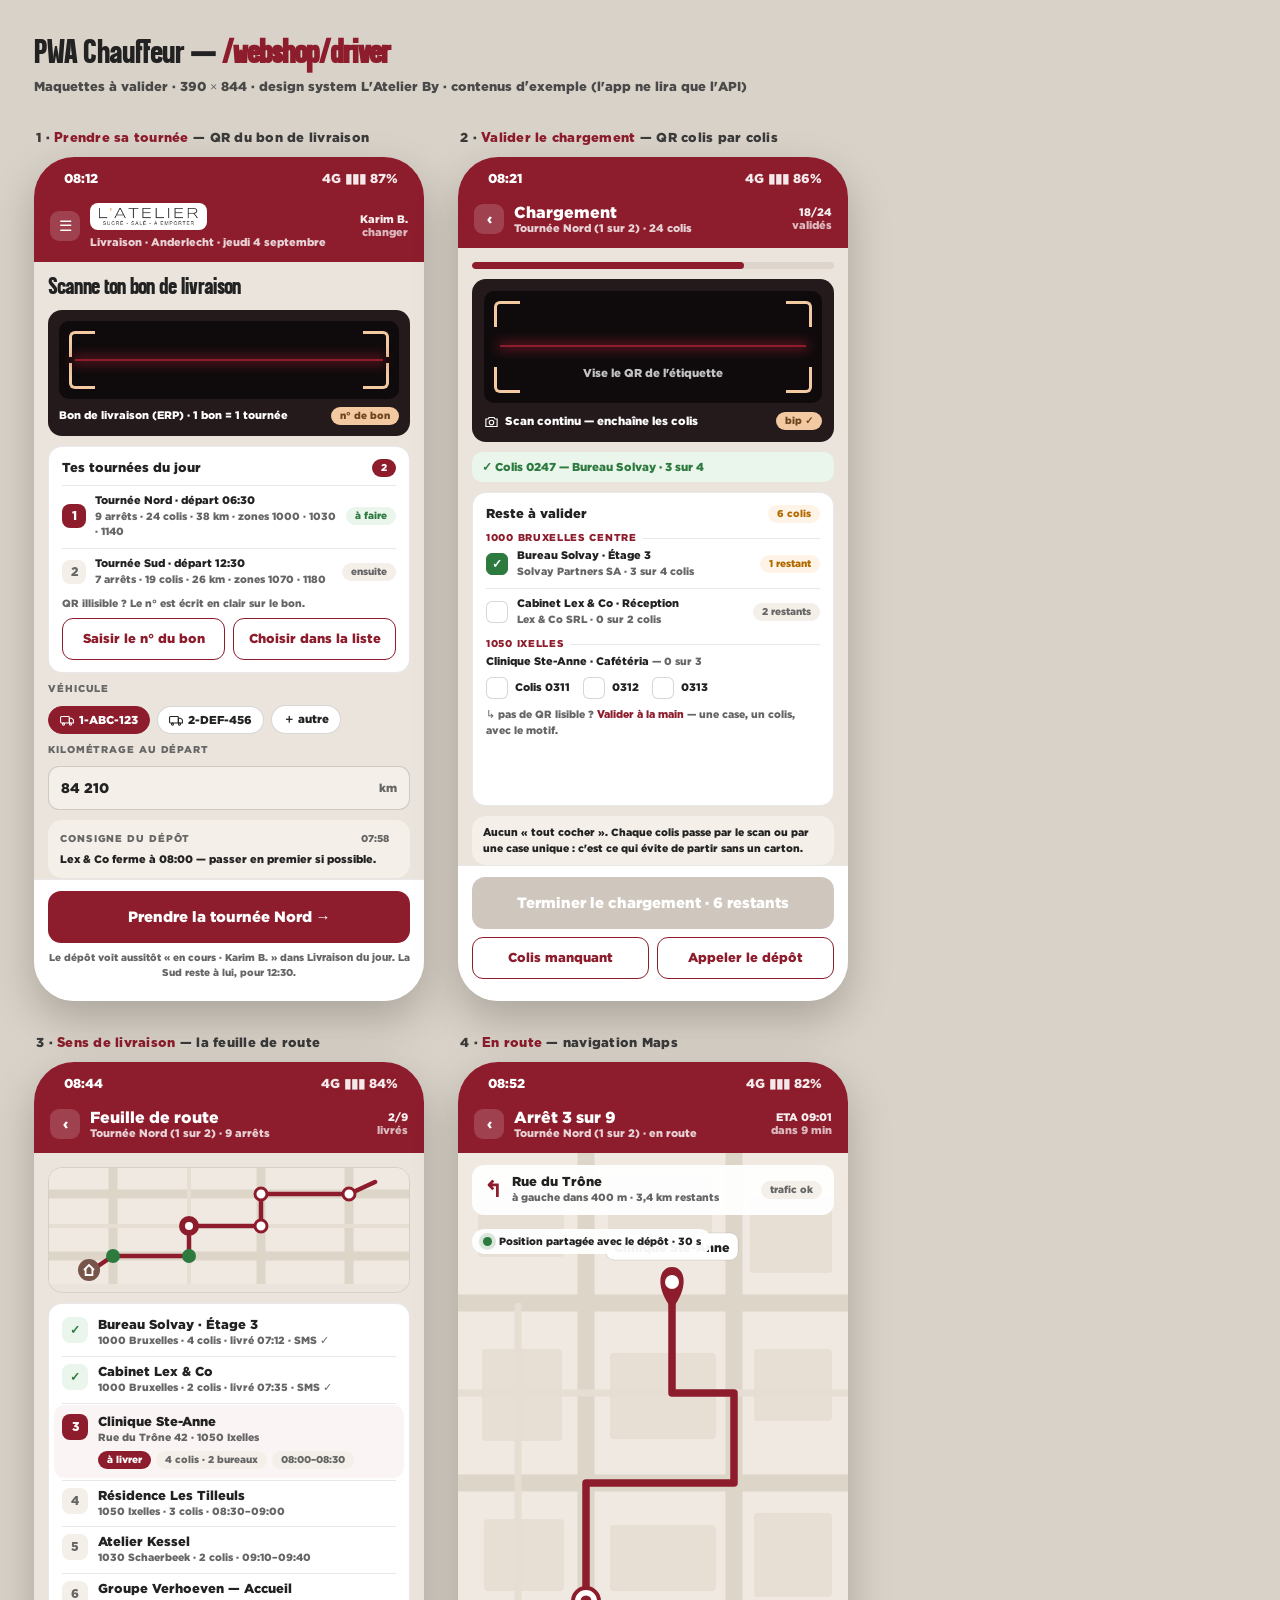
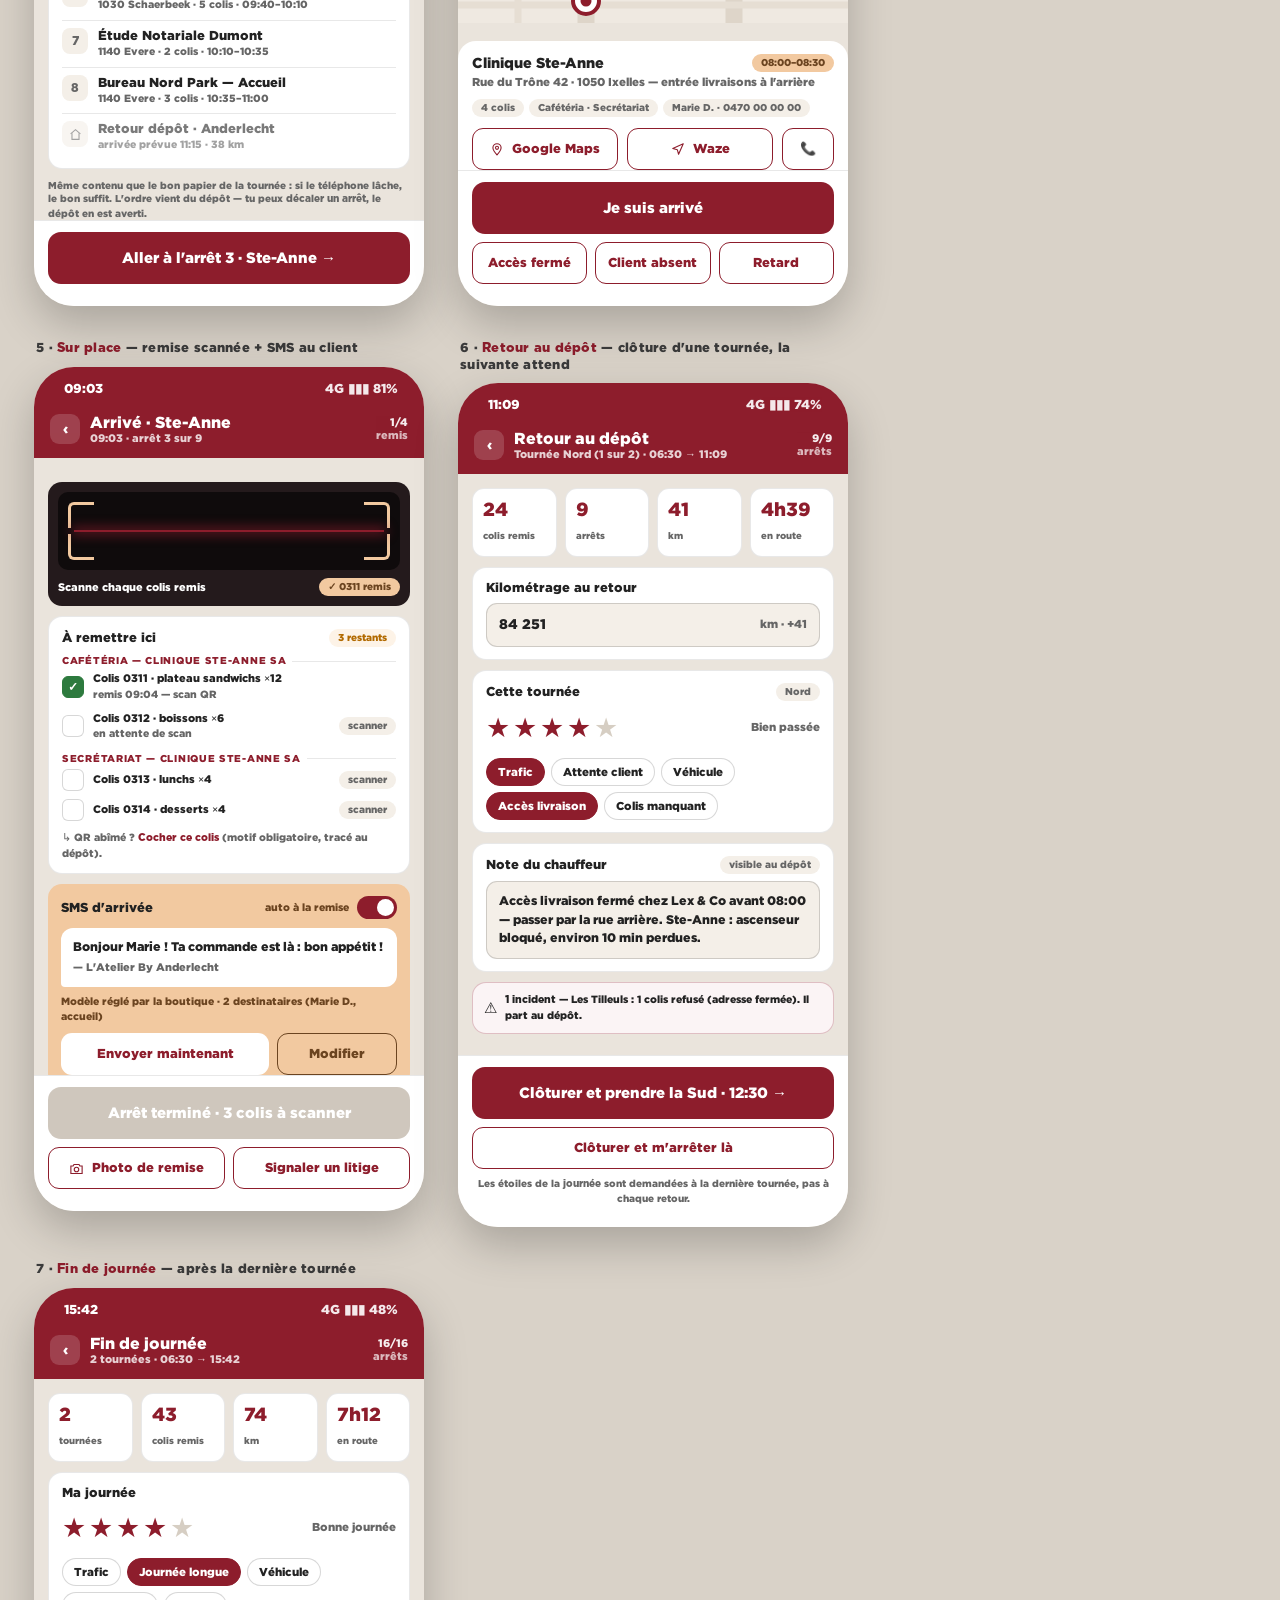
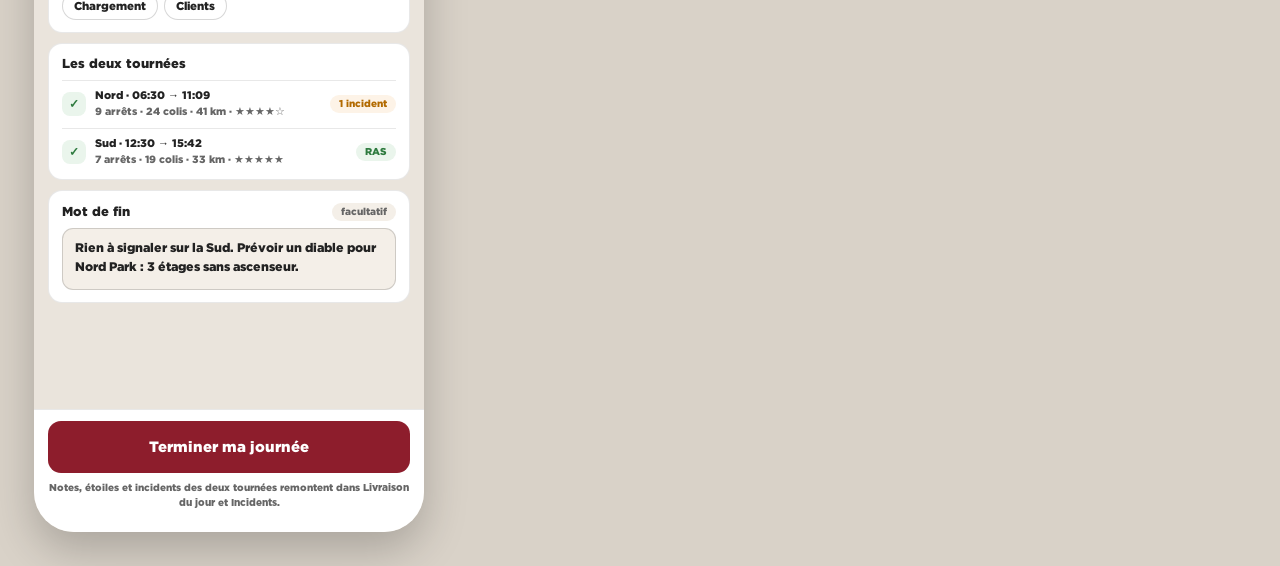
<file: docs/driver-pwa/mock.html>
<!doctype html>
<html lang="fr">
<head>
<meta charset="utf-8">
<title>PWA Chauffeur — maquettes</title>
<link rel="stylesheet" href="../../_ds/l-atelier-by-8504a4e3-7796-44da-b087-3fbd9dcb8dcd/global.css">
<style>
  html,body{background:#d9d2c8;margin:0;font-family:var(--font-ui)}
  .board{padding:34px;display:flex;flex-wrap:wrap;gap:34px;justify-content:flex-start}
  .slot{width:390px}
  .slot h2{font:600 13px var(--font-ui);color:#3b3b3b;margin:0 0 10px 2px;letter-spacing:.02em}
  .slot h2 b{color:var(--color-primary)}
  .boardhead{padding:34px 34px 0;font:400 13px var(--font-ui);color:#4a4a4a}
  .boardhead .t{font:400 30px var(--font-display);color:var(--color-text)}

  /* ── téléphone ───────────────────────────────────────────── */
  .phone{width:390px;height:844px;background:var(--color-bg);border-radius:40px;overflow:hidden;
         box-shadow:0 18px 44px rgba(0,0,0,.22);position:relative;display:flex;flex-direction:column}
  .sb{height:44px;flex:none;display:flex;align-items:center;justify-content:space-between;
      padding:0 26px 0 30px;font:600 13px var(--font-ui);color:#fff;background:var(--color-primary)}
  .sb .r{display:flex;align-items:center;gap:5px;opacity:.9}
  .bar{flex:none;background:var(--color-primary);color:#fff;padding:2px 16px 13px;display:flex;align-items:center;gap:10px}
  .bar .back{width:30px;height:30px;border-radius:9px;background:rgba(255,255,255,.16);display:flex;align-items:center;justify-content:center;font-size:15px;flex:none}
  .bar .ttl{font:600 16px var(--font-ui);line-height:1.15}
  .bar .sub{font:400 11px var(--font-ui);opacity:.8;margin-top:1px}
  .bar .rt{margin-left:auto;text-align:right;font:600 11px var(--font-ui);opacity:.92}
  .body{flex:1;overflow:hidden;padding:14px 14px 0;display:flex;flex-direction:column;gap:10px}
  .foot{flex:none;background:var(--color-surface);border-top:.5px solid var(--color-border-tertiary);
        padding:11px 14px 22px;display:flex;flex-direction:column;gap:8px}

  /* ── briques ─────────────────────────────────────────────── */
  .card{background:var(--color-surface);border-radius:14px;padding:12px 13px;border:.5px solid var(--color-border-tertiary)}
  .card.sel{border:2px solid var(--color-primary);padding:11px 12px}
  .card.mut{opacity:.55}
  .lbl{font:600 10px var(--font-ui);letter-spacing:.09em;text-transform:uppercase;color:var(--color-text-muted)}
  .h1{font:400 25px/1.15 var(--font-display);color:var(--color-text)}
  .h2{font:600 14.5px var(--font-ui);color:var(--color-text)}
  .h3{font:600 13px var(--font-ui);color:var(--color-text)}
  .p{font:400 11.5px/1.45 var(--font-ui);color:var(--color-text-muted)}
  .pin{font:400 11px/1.45 var(--font-ui);color:var(--color-text)}
  .row{display:flex;align-items:center;gap:8px}
  .btn{height:52px;border-radius:13px;background:var(--color-primary);color:#fff;border:none;
       font:600 15px var(--font-ui);display:flex;align-items:center;justify-content:center;gap:8px;width:100%}
  .btn.gh{background:var(--color-surface);color:var(--color-primary);border:1.5px solid var(--color-primary)}
  .btn.off{background:#cfc7bd;color:#fff}
  .btn.sm{height:42px;font-size:13px;border-radius:11px}
  .pill{display:inline-flex;align-items:center;gap:4px;padding:3px 9px;border-radius:999px;font:600 10px var(--font-ui)}
  .pill.ok{background:#eaf5ec;color:#2d7a3e}
  .pill.wait{background:#fdf3e7;color:#b26a00}
  .pill.grey{background:var(--color-background-secondary);color:var(--color-text-muted)}
  .pill.ruby{background:var(--color-primary);color:#fff}
  .pill.abr{background:var(--color-secondary);color:var(--color-on-abricot)}
  .chip{display:inline-flex;align-items:center;gap:5px;padding:6px 11px;border-radius:999px;
        font:600 11.5px var(--font-ui);background:var(--color-surface);color:var(--color-text);
        border:.5px solid var(--color-border-secondary)}
  .chip.on{background:var(--color-primary);color:#fff;border-color:var(--color-primary)}
  .chip.abr{background:var(--color-secondary);color:var(--color-on-abricot);border-color:#e2b283}
  .bar-p{height:7px;border-radius:999px;background:#ddd5cb;overflow:hidden}
  .bar-p i{display:block;height:100%;background:var(--color-primary);border-radius:999px}
  .field{height:44px;border-radius:11px;background:var(--color-background-secondary);
         border:.5px solid var(--color-border-secondary);display:flex;align-items:center;
         padding:0 12px;font:600 14px var(--font-ui);color:var(--color-text)}
  .box{width:22px;height:22px;border-radius:6px;border:1.5px solid var(--color-border-secondary);
       background:var(--color-surface);flex:none;display:flex;align-items:center;justify-content:center;
       font:700 12px var(--font-ui);color:#fff}
  .box.done{background:#2d7a3e;border-color:#2d7a3e}
  .sep{height:.5px;background:var(--color-border-tertiary);margin:8px 0}
  .note{font:400 10px/1.35 var(--font-ui);color:var(--color-text-muted);text-align:center}
  .zone{font:600 10px var(--font-ui);letter-spacing:.07em;text-transform:uppercase;color:var(--color-primary);
        display:flex;align-items:center;gap:6px;margin:2px 0 4px}
  .zone i{flex:1;height:.5px;background:var(--color-border-tertiary);display:block}
  .scan{border-radius:14px;background:#241a1c;padding:12px;position:relative;overflow:hidden;flex:none}
  .vf{height:112px;border-radius:10px;background:#0f0b0c;position:relative;display:flex;align-items:center;justify-content:center}
  .vf .c{position:absolute;width:26px;height:26px;border:3px solid var(--color-secondary)}
  .vf .c1{top:10px;left:10px;border-right:0;border-bottom:0;border-radius:6px 0 0 0}
  .vf .c2{top:10px;right:10px;border-left:0;border-bottom:0;border-radius:0 6px 0 0}
  .vf .c3{bottom:10px;left:10px;border-right:0;border-top:0;border-radius:0 0 0 6px}
  .vf .c4{bottom:10px;right:10px;border-left:0;border-top:0;border-radius:0 0 6px 0}
  .vf .laser{position:absolute;left:16px;right:16px;height:2px;background:var(--color-primary);box-shadow:0 0 12px 2px rgba(141,29,44,.9)}
  .toast{background:#eaf5ec;color:#2d7a3e;border-radius:10px;padding:8px 10px;font:600 11.5px var(--font-ui);display:flex;align-items:center;gap:7px}
  .stop{display:flex;gap:10px;align-items:flex-start;padding:7.5px 0}
  .num{width:26px;height:26px;border-radius:8px;flex:none;display:flex;align-items:center;justify-content:center;
       font:700 12px var(--font-ui);background:var(--color-background-secondary);color:var(--color-text-muted)}
  .num.done{background:#eaf5ec;color:#2d7a3e}
  .num.now{background:var(--color-primary);color:#fff}
  .sms{background:var(--color-secondary);border-radius:14px;padding:12px 13px}
  .bub{background:#fff;border-radius:12px 12px 12px 4px;padding:10px 12px;font:400 12.5px/1.5 var(--font-ui);color:var(--color-text)}
  .star{font-size:27px;letter-spacing:3px}
  .kpi{flex:1;background:var(--color-surface);border-radius:12px;padding:9px 10px;border:.5px solid var(--color-border-tertiary)}
  .kpi b{display:block;font:600 19px var(--font-ui);color:var(--color-primary);line-height:1.2}
  .kpi span{font:400 9.5px var(--font-ui);color:var(--color-text-muted)}
  .ta{background:var(--color-background-secondary);border:.5px solid var(--color-border-secondary);
      border-radius:11px;padding:10px 12px;font:400 12.5px/1.5 var(--font-ui);color:var(--color-text);min-height:88px}
  .switch{width:40px;height:23px;border-radius:999px;background:var(--color-primary);position:relative;flex:none}
  .switch i{position:absolute;top:3px;right:3px;width:17px;height:17px;border-radius:50%;background:#fff;display:block}
</style>
</head>
<body>
<div class="boardhead">
  <div class="t">PWA Chauffeur — <b style="color:var(--color-primary)">/webshop/driver</b></div>
  <div style="margin-top:4px">Maquettes à valider · 390 × 844 · design system L'Atelier By · <b>contenus d'exemple</b> (l'app ne lira que l'API)</div>
</div>
<div class="board">

<!-- ════════ 1 · PRENDRE SA TOURNÉE (QR DU BON DE LIVRAISON) ════════ -->
<div class="slot"><h2>1 · <b>Prendre sa tournée</b> — QR du bon de livraison</h2>
<div class="phone" id="s1">
  <div class="sb"><span>08:12</span><span class="r">4G ▮▮▮ 87%</span></div>
  <div class="bar">
    <div class="back">☰</div>
    <div><div style="background:#fff;border-radius:8px;padding:5px 9px;display:inline-flex"><img src="../../img/logo.png" alt="L'Atelier" style="height:17px;width:auto;display:block"/></div>
      <div class="sub" style="margin-top:3px">Livraison · Anderlecht · jeudi 4 septembre</div></div>
    <div class="rt">Karim B.<br><span style="opacity:.75;font-weight:400">changer</span></div>
  </div>
  <div class="body">
    <div class="h1" style="font-size:21px">Scanne ton bon de livraison</div>

    <div class="scan" style="padding:11px">
      <div class="vf" style="height:78px">
        <span class="c c1"></span><span class="c c2"></span><span class="c c3"></span><span class="c c4"></span>
        <span class="laser" style="top:38px"></span>
      </div>
      <div style="font:600 11px var(--font-ui);color:#fff;margin-top:8px;display:flex;align-items:center;gap:6px">
        Bon de livraison (ERP) · 1 bon = 1 tournée <span class="pill abr" style="margin-left:auto">n° de bon</span>
      </div>
    </div>

    <div class="card">
      <div class="row"><div class="h3">Tes tournées du jour</div><span class="pill ruby" style="margin-left:auto">2</span></div>
      <div class="sep"></div>
      <div class="row" style="gap:9px">
        <div class="num now" style="width:24px;height:24px">1</div>
        <div style="flex:1"><div class="pin" style="font-weight:600">Tournée Nord · départ 06:30</div>
          <div class="p" style="font-size:10.5px">9 arrêts · 24 colis · 38 km · zones 1000 · 1030 · 1140</div></div>
        <span class="pill ok">à faire</span>
      </div>
      <div class="sep"></div>
      <div class="row" style="gap:9px">
        <div class="num" style="width:24px;height:24px">2</div>
        <div style="flex:1"><div class="pin" style="font-weight:600">Tournée Sud · départ 12:30</div>
          <div class="p" style="font-size:10.5px">7 arrêts · 19 colis · 26 km · zones 1070 · 1180</div></div>
        <span class="pill grey">ensuite</span>
      </div>
      <div class="p" style="font-size:10.5px;margin-top:9px">QR illisible ? Le n° est écrit en clair sur le bon.</div>
      <div class="row" style="gap:8px;margin-top:7px">
        <div class="btn gh sm" style="flex:1">Saisir le n° du bon</div>
        <div class="btn gh sm" style="flex:1">Choisir dans la liste</div>
      </div>
    </div>

    <div class="lbl">Véhicule</div>
    <div class="row" style="gap:7px;flex-wrap:wrap">
      <span class="chip on"><svg width="14" height="14" viewBox="0 0 24 24" fill="none" stroke="currentColor" stroke-width="1.8"><rect x="1" y="6" width="15" height="11" rx="1.5"/><path d="M16 9h4l3 3v5h-7z"/><circle cx="6" cy="19" r="1.8"/><circle cx="18" cy="19" r="1.8"/></svg> 1-ABC-123</span><span class="chip"><svg width="14" height="14" viewBox="0 0 24 24" fill="none" stroke="currentColor" stroke-width="1.8"><rect x="1" y="6" width="15" height="11" rx="1.5"/><path d="M16 9h4l3 3v5h-7z"/><circle cx="6" cy="19" r="1.8"/><circle cx="18" cy="19" r="1.8"/></svg> 2-DEF-456</span><span class="chip">＋ autre</span>
    </div>

    <div class="lbl">Kilométrage au départ</div>
    <div class="field">84 210 <span class="p" style="margin-left:auto">km</span></div>

    <div class="card" style="background:var(--color-background-secondary);border:none;padding:10px 12px">
      <div class="row"><div class="lbl">Consigne du dépôt</div><span class="pill grey" style="margin-left:auto">07:58</span></div>
      <div class="pin" style="margin-top:4px">Lex &amp; Co ferme à 08:00 — passer en premier si possible.</div>
    </div>
  </div>
  <div class="foot">
    <div class="btn">Prendre la tournée Nord →</div>
    <div class="note">Le dépôt voit aussitôt « en cours · Karim B. » dans <b>Livraison du jour</b>. La Sud reste à lui, pour 12:30.</div>
  </div>
</div></div>

<!-- ════════ 2 · CHARGEMENT / VALIDATION QR ════════ -->
<div class="slot"><h2>2 · <b>Valider le chargement</b> — QR colis par colis</h2>
<div class="phone" id="s2">
  <div class="sb"><span>08:21</span><span class="r">4G ▮▮▮ 86%</span></div>
  <div class="bar">
    <div class="back">‹</div>
    <div><div class="ttl">Chargement</div><div class="sub">Tournée Nord (1 sur 2) · 24 colis</div></div>
    <div class="rt">18/24<br><span style="opacity:.75;font-weight:400">validés</span></div>
  </div>
  <div class="body">
    <div class="bar-p"><i style="width:75%"></i></div>

    <div class="scan">
      <div class="vf">
        <span class="c c1"></span><span class="c c2"></span><span class="c c3"></span><span class="c c4"></span>
        <span class="laser" style="top:54px"></span>
        <div style="font:600 11.5px var(--font-ui);color:#fff;opacity:.75;margin-top:52px">Vise le QR de l'étiquette</div>
      </div>
      <div style="font:600 11.5px var(--font-ui);color:#fff;margin-top:9px;display:flex;align-items:center;gap:6px">
        <svg width="15" height="15" viewBox="0 0 24 24" fill="none" stroke="currentColor" stroke-width="1.8"><path d="M3 8h3.5L8 5.5h8L17.5 8H21v12H3z"/><circle cx="12" cy="13.5" r="3.6"/></svg> Scan continu — enchaîne les colis
        <span class="pill abr" style="margin-left:auto">bip ✓</span>
      </div>
    </div>

    <div class="toast">✓ Colis 0247 — Bureau Solvay · 3 sur 4</div>

    <div class="card" style="flex:1;overflow:hidden">
      <div class="row"><div class="h3">Reste à valider</div><span class="pill wait" style="margin-left:auto">6 colis</span></div>

      <div class="zone" style="margin-top:9px">1000 Bruxelles Centre <i></i></div>
      <div class="row" style="gap:9px">
        <div class="box done">✓</div>
        <div style="flex:1"><div class="pin" style="font-weight:600">Bureau Solvay · Étage 3</div>
          <div class="p" style="font-size:10.5px">Solvay Partners SA · 3 sur 4 colis</div></div>
        <span class="pill wait">1 restant</span>
      </div>
      <div class="sep"></div>
      <div class="row" style="gap:9px">
        <div class="box"></div>
        <div style="flex:1"><div class="pin" style="font-weight:600">Cabinet Lex &amp; Co · Réception</div>
          <div class="p" style="font-size:10.5px">Lex &amp; Co SRL · 0 sur 2 colis</div></div>
        <span class="pill grey">2 restants</span>
      </div>

      <div class="zone" style="margin-top:11px">1050 Ixelles <i></i></div>
      <div class="pin" style="font-weight:600">Clinique Ste-Anne · Cafétéria <span class="p" style="font-size:10.5px">— 0 sur 3</span></div>
      <div class="row" style="gap:7px;margin-top:7px">
        <div class="box"></div><span class="pin">Colis 0311</span>
        <div class="box" style="margin-left:6px"></div><span class="pin">0312</span>
        <div class="box" style="margin-left:6px"></div><span class="pin">0313</span>
      </div>
      <div class="p" style="font-size:10.5px;margin-top:8px">↳ pas de QR lisible ? <b style="color:var(--color-primary)">Valider à la main</b> — une case, un colis, avec le motif.</div>
    </div>

    <div class="card" style="background:var(--color-background-secondary);border:none;padding:9px 11px">
      <div class="p" style="font-size:10.5px;color:var(--color-text)"><b>Aucun « tout cocher ».</b> Chaque colis passe par le scan ou par une case unique : c'est ce qui évite de partir sans un carton.</div>
    </div>
  </div>
  <div class="foot">
    <div class="btn off">Terminer le chargement · 6 restants</div>
    <div class="row" style="gap:8px"><div class="btn gh sm" style="flex:1">Colis manquant</div><div class="btn gh sm" style="flex:1">Appeler le dépôt</div></div>
  </div>
</div></div>

<!-- ════════ 3 · FEUILLE DE ROUTE ════════ -->
<div class="slot"><h2>3 · <b>Sens de livraison</b> — la feuille de route</h2>
<div class="phone" id="s3">
  <div class="sb"><span>08:44</span><span class="r">4G ▮▮▮ 84%</span></div>
  <div class="bar">
    <div class="back">‹</div>
    <div><div class="ttl">Feuille de route</div><div class="sub">Tournée Nord (1 sur 2) · 9 arrêts</div></div>
    <div class="rt">2/9<br><span style="opacity:.75;font-weight:400">livrés</span></div>
  </div>
  <div class="body">
    <div style="border-radius:14px;overflow:hidden;border:.5px solid var(--color-border-tertiary);flex:none">
      <svg width="362" height="116" viewBox="0 0 362 132" preserveAspectRatio="xMidYMid slice">
        <rect width="362" height="132" fill="#EFE9E1"/>
        <g stroke="#ded5c9" stroke-width="9" stroke-linecap="round">
          <path d="M-10 34 H372"/><path d="M-10 96 H372"/><path d="M64 -10 V142"/><path d="M212 -10 V142"/><path d="M300 -10 V142"/>
        </g>
        <g stroke="#e6ded3" stroke-width="4"><path d="M-10 66 H372"/><path d="M140 -10 V142"/></g>
        <path d="M40 112 L64 96 L140 96 L140 66 L212 66 L212 34 L300 34 L326 22" fill="none" stroke="#8D1D2C" stroke-width="4.5" stroke-linecap="round" stroke-dasharray="0"/>
        <g fill="#2d7a3e"><circle cx="64" cy="96" r="7"/><circle cx="140" cy="96" r="7"/></g>
        <circle cx="140" cy="66" r="10" fill="#8D1D2C"/><circle cx="140" cy="66" r="4" fill="#fff"/>
        <g fill="#fff" stroke="#8D1D2C" stroke-width="3"><circle cx="212" cy="66" r="6"/><circle cx="212" cy="34" r="6"/><circle cx="300" cy="34" r="6"/></g>
        <g transform="translate(40,110)"><circle r="11" fill="#78554B"/><path d="M-5 0 0 -5 5 0" fill="none" stroke="#fff" stroke-width="1.8"/><path d="M-3.4 -1V5h6.8V-1" fill="none" stroke="#fff" stroke-width="1.8"/></g>
      </svg>
    </div>

    <div class="card" style="flex:1;overflow:hidden;padding:6px 13px">
      <div class="stop"><div class="num done">✓</div>
        <div style="flex:1"><div class="h3">Bureau Solvay · Étage 3</div>
          <div class="p" style="font-size:10.5px">1000 Bruxelles · 4 colis · livré 07:12 · SMS ✓</div></div></div>
      <div class="sep" style="margin:0"></div>
      <div class="stop"><div class="num done">✓</div>
        <div style="flex:1"><div class="h3">Cabinet Lex &amp; Co</div>
          <div class="p" style="font-size:10.5px">1000 Bruxelles · 2 colis · livré 07:35 · SMS ✓</div></div></div>
      <div class="sep" style="margin:0"></div>
      <div class="stop" style="background:#fbf4f5;border-radius:11px;padding:9px 8px;margin:2px -8px">
        <div class="num now">3</div>
        <div style="flex:1"><div class="h3">Clinique Ste-Anne</div>
          <div class="p" style="font-size:10.5px">Rue du Trône 42 · 1050 Ixelles</div>
          <div class="row" style="gap:5px;margin-top:5px"><span class="pill ruby">à livrer</span><span class="pill grey">4 colis · 2 bureaux</span><span class="pill grey">08:00–08:30</span></div></div></div>
      <div class="sep" style="margin:0"></div>
      <div class="stop"><div class="num">4</div>
        <div style="flex:1"><div class="h3">Résidence Les Tilleuls</div>
          <div class="p" style="font-size:10.5px">1050 Ixelles · 3 colis · 08:30–09:00</div></div></div>
      <div class="sep" style="margin:0"></div>
      <div class="stop"><div class="num">5</div>
        <div style="flex:1"><div class="h3">Atelier Kessel</div>
          <div class="p" style="font-size:10.5px">1030 Schaerbeek · 2 colis · 09:10–09:40</div></div></div>
      <div class="sep" style="margin:0"></div>
      <div class="stop"><div class="num">6</div>
        <div style="flex:1"><div class="h3">Groupe Verhoeven — Accueil</div>
          <div class="p" style="font-size:10.5px">1030 Schaerbeek · 5 colis · 09:40–10:10</div></div></div>
      <div class="sep" style="margin:0"></div>
      <div class="stop"><div class="num">7</div>
        <div style="flex:1"><div class="h3">Étude Notariale Dumont</div>
          <div class="p" style="font-size:10.5px">1140 Evere · 2 colis · 10:10–10:35</div></div></div>
      <div class="sep" style="margin:0"></div>
      <div class="stop"><div class="num">8</div>
        <div style="flex:1"><div class="h3">Bureau Nord Park — Accueil</div>
          <div class="p" style="font-size:10.5px">1140 Evere · 3 colis · 10:35–11:00</div></div></div>
      <div class="sep" style="margin:0"></div>
      <div class="stop" style="opacity:.6"><div class="num"><svg width="13" height="13" viewBox="0 0 24 24" fill="none" stroke="currentColor" stroke-width="2"><path d="M3 11 12 3l9 8"/><path d="M5.5 9.5V21h13V9.5"/></svg></div>
        <div style="flex:1"><div class="h3">Retour dépôt · Anderlecht</div>
          <div class="p" style="font-size:10.5px">arrivée prévue 11:15 · 38 km</div></div></div>
    </div>
    <div class="note" style="text-align:left">Même contenu que le bon papier de la tournée : si le téléphone lâche, le bon suffit. L'ordre vient du dépôt — tu peux <b>décaler un arrêt</b>, le dépôt en est averti.</div>
  </div>
  <div class="foot">
    <div class="btn">Aller à l'arrêt 3 · Ste-Anne →</div>
  </div>
</div></div>

<!-- ════════ 4 · EN ROUTE ════════ -->
<div class="slot"><h2>4 · <b>En route</b> — navigation Maps</h2>
<div class="phone" id="s4">
  <div class="sb"><span>08:52</span><span class="r">4G ▮▮▮ 82%</span></div>
  <div class="bar">
    <div class="back">‹</div>
    <div><div class="ttl">Arrêt 3 sur 9</div><div class="sub">Tournée Nord (1 sur 2) · en route</div></div>
    <div class="rt">ETA 09:01<br><span style="opacity:.75;font-weight:400">dans 9 min</span></div>
  </div>
  <div class="body" style="padding:0;gap:0">
    <div style="flex:1;position:relative;overflow:hidden">
      <svg width="390" height="470" viewBox="0 0 390 470" style="display:block">
        <rect width="390" height="470" fill="#EFE9E1"/>
        <g fill="#e7dfd4"><rect x="20" y="34" width="86" height="70" rx="4"/><rect x="150" y="24" width="104" height="58" rx="4"/>
          <rect x="292" y="44" width="82" height="76" rx="4"/><rect x="24" y="196" width="80" height="92" rx="4"/>
          <rect x="152" y="200" width="106" height="86" rx="4"/><rect x="296" y="196" width="78" height="72" rx="4"/>
          <rect x="26" y="366" width="80" height="72" rx="4"/><rect x="152" y="372" width="106" height="66" rx="4"/>
          <rect x="296" y="360" width="78" height="84" rx="4"/></g>
        <g stroke="#ded5c9" stroke-width="17" stroke-linecap="round">
          <path d="M-10 150 H400"/><path d="M-10 330 H400"/><path d="M128 -10 V480"/><path d="M276 -10 V480"/></g>
        <g stroke="#e6ded3" stroke-width="7"><path d="M-10 240 H400"/><path d="M-10 452 H400"/><path d="M60 150 V480"/></g>
        <path d="M128 448 L128 330 L276 330 L276 240 L214 240 L214 150" fill="none" stroke="#8D1D2C" stroke-width="7.5" stroke-linecap="round" stroke-linejoin="round"/>
        <circle cx="128" cy="448" r="13" fill="#fff" stroke="#8D1D2C" stroke-width="4"/>
        <circle cx="128" cy="448" r="5.5" fill="#8D1D2C"/>
        <g transform="translate(214,150)"><path d="M0 6 C-17 -15 -14 -36 0 -36 C14 -36 17 -15 0 6 Z" fill="#8D1D2C"/><circle cy="-21" r="7" fill="#fff"/></g>
        <g transform="translate(214,104)"><rect x="-66" y="-24" width="132" height="27" rx="8" fill="#fff" stroke="rgba(34,34,34,.12)"/>
          <text x="0" y="-5" text-anchor="middle" font-family="Gotham" font-size="12.5" font-weight="600" fill="#222">Clinique Ste-Anne</text></g>
      </svg>
      <div style="position:absolute;left:14px;top:76px;background:rgba(255,255,255,.95);border-radius:999px;padding:6px 11px;display:flex;align-items:center;gap:7px">
        <span style="width:9px;height:9px;border-radius:50%;background:#2d7a3e;display:block;box-shadow:0 0 0 4px rgba(45,122,62,.18)"></span>
        <span style="font:600 10.5px var(--font-ui);color:var(--color-text)">Position partagée avec le dépôt · 30 s</span>
      </div>
      <div style="position:absolute;left:14px;right:14px;top:12px;background:rgba(255,255,255,.95);border-radius:12px;padding:9px 12px;display:flex;align-items:center;gap:10px">
        <div style="font:700 22px var(--font-ui);color:var(--color-primary)">↰</div>
        <div style="flex:1"><div class="h3">Rue du Trône</div><div class="p" style="font-size:10.5px">à gauche dans 400 m · 3,4 km restants</div></div>
        <span class="pill grey">trafic ok</span>
      </div>
    </div>

    <div style="background:var(--color-surface);border-radius:18px 18px 0 0;padding:13px 14px 0;margin-top:-16px;position:relative">
      <div class="row"><div class="h2">Clinique Ste-Anne</div><span class="pill abr" style="margin-left:auto">08:00–08:30</span></div>
      <div class="p" style="margin-top:2px">Rue du Trône 42 · 1050 Ixelles — entrée livraisons à l'arrière</div>
      <div class="row" style="gap:5px;margin-top:8px">
        <span class="pill grey">4 colis</span><span class="pill grey">Cafétéria · Secrétariat</span><span class="pill grey">Marie D. · 0470 00 00 00</span>
      </div>
      <div class="row" style="gap:9px;margin-top:11px">
        <div class="btn gh sm" style="flex:1"><svg width="14" height="14" viewBox="0 0 24 24" fill="none" stroke="currentColor" stroke-width="1.9"><path d="M12 22s7-7.2 7-12a7 7 0 1 0-14 0c0 4.8 7 12 7 12Z"/><circle cx="12" cy="10" r="2.6"/></svg> Google Maps</div>
        <div class="btn gh sm" style="flex:1"><svg width="14" height="14" viewBox="0 0 24 24" fill="none" stroke="currentColor" stroke-width="1.9" stroke-linejoin="round"><path d="M3 11 21 3l-8 18-2.2-7.8Z"/></svg> Waze</div>
        <div class="btn gh sm" style="width:52px">📞</div>
      </div>
    </div>
  </div>
  <div class="foot">
    <div class="btn">Je suis arrivé</div>
    <div class="row" style="gap:8px"><div class="btn gh sm" style="flex:1">Accès fermé</div><div class="btn gh sm" style="flex:1">Client absent</div><div class="btn gh sm" style="flex:1">Retard</div></div>
  </div>
</div></div>

<!-- ════════ 5 · ARRIVÉ SUR PLACE ════════ -->
<div class="slot"><h2>5 · <b>Sur place</b> — remise scannée + SMS au client</h2>
<div class="phone" id="s5">
  <div class="sb"><span>09:03</span><span class="r">4G ▮▮▮ 81%</span></div>
  <div class="bar">
    <div class="back">‹</div>
    <div><div class="ttl">Arrivé · Ste-Anne</div><div class="sub">09:03 · arrêt 3 sur 9</div></div>
    <div class="rt">1/4<br><span style="opacity:.75;font-weight:400">remis</span></div>
  </div>
  <div class="body">
    <div class="bar-p"><i style="width:25%"></i></div>

    <div class="scan" style="padding:10px">
      <div class="vf" style="height:78px">
        <span class="c c1"></span><span class="c c2"></span><span class="c c3"></span><span class="c c4"></span>
        <span class="laser" style="top:38px"></span>
      </div>
      <div style="font:600 11px var(--font-ui);color:#fff;margin-top:8px;display:flex;align-items:center;gap:6px">
        Scanne chaque colis remis <span class="pill abr" style="margin-left:auto">✓ 0311 remis</span>
      </div>
    </div>

    <div class="card">
      <div class="row"><div class="h3">À remettre ici</div><span class="pill wait" style="margin-left:auto">3 restants</span></div>

      <div class="zone" style="margin-top:8px">Cafétéria — Clinique Ste-Anne SA <i></i></div>
      <div class="row" style="gap:9px"><div class="box done">✓</div>
        <div style="flex:1"><div class="pin" style="font-weight:600">Colis 0311 · plateau sandwichs ×12</div>
          <div class="p" style="font-size:10.5px">remis 09:04 — scan QR</div></div></div>
      <div class="row" style="gap:9px;margin-top:8px"><div class="box"></div>
        <div style="flex:1"><div class="pin" style="font-weight:600">Colis 0312 · boissons ×6</div>
          <div class="p" style="font-size:10.5px">en attente de scan</div></div>
        <span class="pill grey">scanner</span></div>

      <div class="zone" style="margin-top:11px">Secrétariat — Clinique Ste-Anne SA <i></i></div>
      <div class="row" style="gap:9px"><div class="box"></div>
        <div style="flex:1"><div class="pin" style="font-weight:600">Colis 0313 · lunchs ×4</div></div>
        <span class="pill grey">scanner</span></div>
      <div class="row" style="gap:9px;margin-top:8px"><div class="box"></div>
        <div style="flex:1"><div class="pin" style="font-weight:600">Colis 0314 · desserts ×4</div></div>
        <span class="pill grey">scanner</span></div>
      <div class="p" style="font-size:10.5px;margin-top:9px">↳ QR abîmé ? <b style="color:var(--color-primary)">Cocher ce colis</b> (motif obligatoire, tracé au dépôt).</div>
    </div>

    <div class="sms">
      <div class="row"><div class="h3">SMS d'arrivée</div>
        <span class="p" style="margin-left:auto;color:var(--color-on-abricot);font-weight:600;font-size:10.5px">auto à la remise</span>
        <div class="switch"><i></i></div></div>
      <div class="bub" style="margin-top:9px">Bonjour <b>Marie</b> ! Ta commande est là : bon appétit !<br>
        <span style="color:var(--color-text-muted);font-size:11px">— L'Atelier By Anderlecht</span></div>
      <div class="p" style="color:var(--color-on-abricot);margin-top:7px;font-size:10.5px">Modèle réglé par la boutique · 2 destinataires (Marie D., accueil)</div>
      <div class="row" style="gap:8px;margin-top:9px">
        <div class="btn sm" style="flex:1;background:#fff;color:var(--color-primary)">Envoyer maintenant</div>
        <div class="btn sm" style="flex:none;width:120px;background:transparent;border:1.5px solid var(--color-on-abricot);color:var(--color-on-abricot)">Modifier</div></div>
    </div>
  </div>
  <div class="foot">
    <div class="btn off">Arrêt terminé · 3 colis à scanner</div>
    <div class="row" style="gap:8px"><div class="btn gh sm" style="flex:1"><svg width="15" height="15" viewBox="0 0 24 24" fill="none" stroke="currentColor" stroke-width="1.8"><path d="M3 8h3.5L8 5.5h8L17.5 8H21v12H3z"/><circle cx="12" cy="13.5" r="3.6"/></svg> Photo de remise</div><div class="btn gh sm" style="flex:1">Signaler un litige</div></div>
  </div>
</div></div>

<!-- ════════ 6 · RETOUR AU DÉPÔT (TOURNÉE 1 SUR 2) ════════ -->
<div class="slot"><h2>6 · <b>Retour au dépôt</b> — clôture d'une tournée, la suivante attend</h2>
<div class="phone" id="s6">
  <div class="sb"><span>11:09</span><span class="r">4G ▮▮▮ 74%</span></div>
  <div class="bar">
    <div class="back">‹</div>
    <div><div class="ttl">Retour au dépôt</div><div class="sub">Tournée Nord (1 sur 2) · 06:30 → 11:09</div></div>
    <div class="rt">9/9<br><span style="opacity:.75;font-weight:400">arrêts</span></div>
  </div>
  <div class="body">
    <div class="row" style="gap:8px">
      <div class="kpi"><b>24</b><span>colis remis</span></div>
      <div class="kpi"><b>9</b><span>arrêts</span></div>
      <div class="kpi"><b>41</b><span>km</span></div>
      <div class="kpi"><b>4h39</b><span>en route</span></div>
    </div>

    <div class="card">
      <div class="row"><div class="h3">Kilométrage au retour</div></div>
      <div class="field" style="margin-top:7px">84 251 <span class="p" style="margin-left:auto">km · +41</span></div>
    </div>

    <div class="card">
      <div class="row"><div class="h3">Cette tournée</div><span class="pill grey" style="margin-left:auto">Nord</span></div>
      <div class="row" style="margin-top:5px">
        <div class="star" style="color:var(--color-primary)">★★★★<span style="color:#d6cec3">★</span></div>
        <div class="p" style="margin-left:auto">Bien passée</div>
      </div>
      <div class="row" style="gap:6px;margin-top:9px;flex-wrap:wrap">
        <span class="chip on">Trafic</span><span class="chip">Attente client</span><span class="chip">Véhicule</span>
        <span class="chip on">Accès livraison</span><span class="chip">Colis manquant</span>
      </div>
    </div>

    <div class="card">
      <div class="row"><div class="h3">Note du chauffeur</div><span class="pill grey" style="margin-left:auto">visible au dépôt</span></div>
      <div class="ta" style="margin-top:7px;min-height:70px">Accès livraison fermé chez Lex &amp; Co avant 08:00 — passer par la rue arrière. Ste-Anne : ascenseur bloqué, environ 10 min perdues.</div>
    </div>

    <div class="card" style="background:#fbf4f5;border:.5px solid rgba(141,29,44,.25);padding:9px 11px">
      <div class="row" style="gap:8px"><span style="font-size:15px">⚠</span>
        <div class="p" style="color:var(--color-text);font-size:10.5px"><b>1 incident</b> — Les Tilleuls : 1 colis refusé (adresse fermée). Il part au dépôt.</div></div>
    </div>
  </div>
  <div class="foot">
    <div class="btn">Clôturer et prendre la Sud · 12:30 →</div>
    <div class="btn gh sm">Clôturer et m'arrêter là</div>
    <div class="note">Les étoiles de la <b>journée</b> sont demandées à la dernière tournée, pas à chaque retour.</div>
  </div>
</div></div>

<!-- ════════ 7 · FIN DE JOURNÉE ════════ -->
<div class="slot"><h2>7 · <b>Fin de journée</b> — après la dernière tournée</h2>
<div class="phone" id="s7">
  <div class="sb"><span>15:42</span><span class="r">4G ▮▮▮ 48%</span></div>
  <div class="bar">
    <div class="back">‹</div>
    <div><div class="ttl">Fin de journée</div><div class="sub">2 tournées · 06:30 → 15:42</div></div>
    <div class="rt">16/16<br><span style="opacity:.75;font-weight:400">arrêts</span></div>
  </div>
  <div class="body">
    <div class="row" style="gap:8px">
      <div class="kpi"><b>2</b><span>tournées</span></div>
      <div class="kpi"><b>43</b><span>colis remis</span></div>
      <div class="kpi"><b>74</b><span>km</span></div>
      <div class="kpi"><b>7h12</b><span>en route</span></div>
    </div>

    <div class="card">
      <div class="h3">Ma journée</div>
      <div class="row" style="margin-top:5px">
        <div class="star" style="color:var(--color-primary)">★★★★<span style="color:#d6cec3">★</span></div>
        <div class="p" style="margin-left:auto">Bonne journée</div>
      </div>
      <div class="row" style="gap:6px;margin-top:9px;flex-wrap:wrap">
        <span class="chip">Trafic</span><span class="chip on">Journée longue</span><span class="chip">Véhicule</span>
        <span class="chip">Chargement</span><span class="chip">Clients</span>
      </div>
    </div>

    <div class="card">
      <div class="h3">Les deux tournées</div>
      <div class="sep"></div>
      <div class="row" style="gap:9px">
        <div class="num done" style="width:24px;height:24px">✓</div>
        <div style="flex:1"><div class="pin" style="font-weight:600">Nord · 06:30 → 11:09</div>
          <div class="p" style="font-size:10.5px">9 arrêts · 24 colis · 41 km · ★★★★☆</div></div>
        <span class="pill wait">1 incident</span>
      </div>
      <div class="sep"></div>
      <div class="row" style="gap:9px">
        <div class="num done" style="width:24px;height:24px">✓</div>
        <div style="flex:1"><div class="pin" style="font-weight:600">Sud · 12:30 → 15:42</div>
          <div class="p" style="font-size:10.5px">7 arrêts · 19 colis · 33 km · ★★★★★</div></div>
        <span class="pill ok">RAS</span>
      </div>
    </div>

    <div class="card">
      <div class="row"><div class="h3">Mot de fin</div><span class="pill grey" style="margin-left:auto">facultatif</span></div>
      <div class="ta" style="margin-top:7px;min-height:62px">Rien à signaler sur la Sud. Prévoir un diable pour Nord Park : 3 étages sans ascenseur.</div>
    </div>
  </div>
  <div class="foot">
    <div class="btn">Terminer ma journée</div>
    <div class="note">Notes, étoiles et incidents des deux tournées remontent dans <b>Livraison du jour</b> et <b>Incidents</b>.</div>
  </div>
</div></div>

</div>
</body>
</html>
</file>
<file: _ds/l-atelier-by-8504a4e3-7796-44da-b087-3fbd9dcb8dcd/global.css>
/* ==========================================================================
   L'Atelier By — Webshop
   global.css — Design System & CSS Reference
   Source: LAtelier_Design_System.docx (09/04/2026)
   ==========================================================================

   ⚠ ABSOLUTE RULES
   - Zero hardcoded colors, fonts, or spacing anywhere in component code.
   - Every value must reference a CSS variable. No exceptions.
   - Theme is fetched once on app init and applied to :root via JS:
       const theme = await GET /api/v1/theme?shop_type=webshop
       Object.entries(theme).forEach(([k, v]) =>
         document.documentElement.style.setProperty(k, v))
   - The variables below are the defaults / fallbacks. Runtime theme
     values override them on :root.
   ========================================================================== */


/* --------------------------------------------------------------------------
   Brand fonts — Gotham (UI) + Vank (display) + Playwrite DEVA (accent)
   Self-hosted from /fonts.
   -------------------------------------------------------------------------- */

/* --- Gotham (UI) — mapped across the 100–900 weight ladder ---
   Note: the Gotham family shipped here is a partial set. Weights without a
   dedicated file are mapped to the closest available cut so `font-weight`
   still resolves predictably. Italics fall back to the nearest italic. */
@font-face {
  font-family: 'Gotham';
  src: url('fonts/Gotham_Thin.otf') format('opentype');
  font-weight: 100; font-style: normal; font-display: swap;
}
@font-face {
  font-family: 'Gotham';
  src: url('fonts/Gotham_Thin_Italic.otf') format('opentype');
  font-weight: 100; font-style: italic; font-display: swap;
}
@font-face {
  font-family: 'Gotham';
  src: url('fonts/Gotham_Extra_Light.otf') format('opentype');
  font-weight: 200; font-style: normal; font-display: swap;
}
@font-face {
  font-family: 'Gotham';
  src: url('fonts/Gotham_Extra_Light_Italic.otf') format('opentype');
  font-weight: 200; font-style: italic; font-display: swap;
}
@font-face {
  font-family: 'Gotham';
  src: url('fonts/Gotham_Light.otf') format('opentype');
  font-weight: 300; font-style: normal; font-display: swap;
}
@font-face {
  font-family: 'Gotham';
  src: url('fonts/Gotham_Extra_Light_Italic.otf') format('opentype');
  font-weight: 300; font-style: italic; font-display: swap;
}
@font-face {
  font-family: 'Gotham';
  src: url('fonts/Gotham_Regular_New.otf') format('opentype');
  font-weight: 400; font-style: normal; font-display: swap;
}
@font-face {
  font-family: 'Gotham';
  src: url('fonts/Gotham_Italic.otf') format('opentype');
  font-weight: 400; font-style: italic; font-display: swap;
}
@font-face {
  font-family: 'Gotham';
  src: url('fonts/Gotham_Medium.otf') format('opentype');
  font-weight: 500; font-style: normal; font-display: swap;
}
@font-face {
  font-family: 'Gotham';
  src: url('fonts/Gotham_Italic.otf') format('opentype');
  font-weight: 500; font-style: italic; font-display: swap;
}
@font-face {
  font-family: 'Gotham';
  src: url('fonts/Gotham_Regular.otf') format('opentype');
  font-weight: 600; font-style: normal; font-display: swap;
}
@font-face {
  font-family: 'Gotham';
  src: url('fonts/Gotham_ItalicBold.otf') format('opentype');
  font-weight: 600; font-style: italic; font-display: swap;
}
@font-face {
  font-family: 'Gotham';
  /* No dedicated Gotham Bold file shipped — mapping 700 to Black (closest cut). */
  src: url('fonts/Gotham_Black.otf') format('opentype');
  font-weight: 700; font-style: normal; font-display: swap;
}
@font-face {
  font-family: 'Gotham';
  src: url('fonts/Gotham_ItalicBold.otf') format('opentype');
  font-weight: 700; font-style: italic; font-display: swap;
}
@font-face {
  font-family: 'Gotham';
  src: url('fonts/Gotham_Black.otf') format('opentype');
  font-weight: 800; font-style: normal; font-display: swap;
}
@font-face {
  font-family: 'Gotham';
  src: url('fonts/Gotham_ItalicBold.otf') format('opentype');
  font-weight: 800; font-style: italic; font-display: swap;
}
@font-face {
  font-family: 'Gotham';
  src: url('fonts/Gotham_Ultra.otf') format('opentype');
  font-weight: 900; font-style: normal; font-display: swap;
}
@font-face {
  font-family: 'Gotham';
  src: url('fonts/Gotham_ItalicBold.otf') format('opentype');
  font-weight: 900; font-style: italic; font-display: swap;
}

/* --- Vank (display) — stylized glyphs limited to base ASCII;
       Latin-1 accented characters intentionally fall through to Gotham
       so words like "Châtelain" render with a clean accent. --- */
@font-face {
  font-family: 'Vank';
  src: url('fonts/GC_Vank.ttf') format('truetype');
  font-weight: 400; font-style: normal; font-display: swap;
  unicode-range: U+0020-007E;
}

/* --- Playwrite DEVA (accent) — hand-script, four weights --- */
@font-face {
  font-family: 'Playwrite DEVA';
  src: url('fonts/PlaywriteDEVA-Thin.ttf') format('truetype');
  font-weight: 100; font-style: normal; font-display: swap;
}
@font-face {
  font-family: 'Playwrite DEVA';
  src: url('fonts/PlaywriteDEVA-ExtraLight.ttf') format('truetype');
  font-weight: 200; font-style: normal; font-display: swap;
}
@font-face {
  font-family: 'Playwrite DEVA';
  src: url('fonts/PlaywriteDEVA-Light.ttf') format('truetype');
  font-weight: 300; font-style: normal; font-display: swap;
}
@font-face {
  font-family: 'Playwrite DEVA';
  src: url('fonts/PlaywriteDEVA-Regular.ttf') format('truetype');
  font-weight: 400; font-style: normal; font-display: swap;
}

/* ==========================================================================
   1. TOKENS — :root
   ========================================================================== */
:root {
  /* --- Brand palette ----------------------------------------------------- */
  --color-primary:            #8D1D2C;   /* Ruby Red — primary actions, badges, borders */
  --color-secondary:          #F2C9A0;   /* Abricot — linked state, delivery mode ON */
  --color-bg:                 #EAE4DC;   /* Beige — page background */
  --color-surface:            #FFFFFF;   /* Blanc — cards, panels */
  --color-text:               #222222;   /* Noir — body text */
  --color-text-muted:         #666666;   /* Muted grey — secondary text, placeholders */

  /* Semantic aliases used by components */
  --color-text-primary:       var(--color-text);
  --color-text-secondary:     var(--color-text-muted);
  --color-background-secondary: #F4EFE8;         /* faint beige — input / secondary surfaces */
  --color-border-secondary:   rgba(34, 34, 34, 0.18);
  --color-border-tertiary:    rgba(34, 34, 34, 0.10);

  /* State + accent colors */
  --color-linked:             #F2C9A0;   /* Office client linked (Abricot) */
  --color-collect:            #8D1D2C;   /* Not linked / collect mode */
  --color-on-abricot:         #6b4420;   /* Dark amber — text on Abricot backgrounds */
  --color-collection-border:  #c17a2a;   /* Deep amber */
  --color-collection-fill:    #FAC775;   /* Collection badge background */
  --color-collection-icon:    #6b3d0a;   /* Collection badge icon/label */

  /* Website / marketing accents */
  --color-popup:              #78554B;   /* Third color — Pop-Up markers & badges */
  --color-ink:                #222222;   /* Illustration stroke ink */

  /* --- Typography -------------------------------------------------------- */
  /* Brand typography — strict. No system fallback allowed.
     Vank ships full Latin so accents render natively; Gotham is the
     last-resort fallback for any remaining missing glyph (e.g. € in
     Regular/Italic, which falls through to Book/Medium). */
  --font-display:             'Vank', 'Gotham';          /* informational / display */
  --font-ui:                   'Gotham';                  /* body / UI */
  --font-accent:               'Playwrite DEVA', 'Gotham'; /* script informational accent */

  /* Type scale (px) */
  --font-size-page-title:     32px;   /* Page title / brand name (display) */
  --font-size-section-title:  20px;   /* Section title (display) */
  --font-size-navbar-brand:   15px;   /* Brand name in navbar */
  --font-size-body:           16px;   /* Body text */
  --font-size-label:          13px;   /* Labels / secondary */
  --font-size-small:          11px;   /* Small label / uppercase nav */
  --font-size-button:         14px;   /* Button text */
  --font-size-price:          14px;   /* Price (range 12–16px) */
  --font-size-admin-label:    11px;   /* Section label (admin) */

  /* Line heights */
  --line-height-display:      1.2;
  --line-height-section:      1.3;
  --line-height-body:         1.6;

  /* Letter spacing */
  --tracking-nav:             0.06em;
  --tracking-admin:           0.08em;

  /* Font weights */
  --weight-regular:           400;
  --weight-medium:            500;

  /* --- Grid -------------------------------------------------------------- */
  --grid-cols-desktop:        6;   /* @kind other */
  --grid-cols-tablet:         3;   /* @kind other */
  --grid-cols-mobile:         2;   /* @kind other */
  --grid-gap:                 12px;

  /* --- Border radius ---------------------------------------------------- */
  --radius-sm:                6px;
  --radius-md:                8px;
  --radius-lg:                12px;
  --radius-pill:              999px;

  /* --- Spacing ---------------------------------------------------------- */
  --spacing-xs:               4px;
  --spacing-sm:               8px;
  --spacing-md:               16px;
  --spacing-lg:               24px;
  --spacing-xl:               32px;

  /* --- PACKAGING — accents de variété (confitures & miels) ---------------
     ⚠ PORTÉE LIMITÉE : ces couleurs s'appliquent UNIQUEMENT au packaging
     (étiquettes 65×45 mm et pastille couvercle Ø52 mm). Elles ne remplacent
     PAS la palette de marque (--color-primary, --color-secondary, etc.).
     Usage : pastille couleur / accent de variété — jamais en fond pleine
     surface. Fond d'étiquette : toujours blanc (--color-surface). @kind color
     -------------------------------------------------------------------- */
  /* Confitures — fruits rouges */
  --pkg-fraise:               #8D1D2C;   /* Ruby Red maison */
  --pkg-framboise:            #A61E4D;   /* Rosé magenta profond */
  --pkg-groseille:            #C41E3A;   /* Rouge vif éclatant */
  --pkg-cerise:               #7B1424;   /* Rouge griotte profond */
  --pkg-mure:                 #4A1E3C;   /* Pourpre foncé */
  --pkg-myrtille:             #3B3468;   /* Bleu-violet */
  --pkg-cassis:               #2E1A47;   /* Violet nuit */

  /* Confitures — fruits jaunes / orangés */
  --pkg-abricot:              #E8964B;   /* Abricot saturé (dérivé Abricot Pastel) */
  --pkg-peche:                #F4A97F;   /* Pêche douce */
  --pkg-mirabelle:            #E8B84B;   /* Jaune doré */
  --pkg-orange-amere:         #D97B29;   /* Orange brûlé */
  --pkg-coing:                #D9A441;   /* Ambre rosé */

  /* Confitures — autres */
  --pkg-rhubarbe:             #C96A6E;   /* Rose-vert (dominante rosée) */
  --pkg-figue:                #6E3B5C;   /* Violet chaud */
  --pkg-prune:                #5C3A6E;   /* Violet prune (prune / quetsche) */
  --pkg-poire:                #C8C87A;   /* Vert-jaune doux */
  --pkg-pomme:                #A8C47A;   /* Vert tendre */

  /* Miels — dégradé d'ambres (clair → foncé = intensité du goût) */
  --pkg-miel-acacia:          #F5DFA8;   /* Ambre très clair */
  --pkg-miel-colza:           #EFD9A0;   /* Crème clair */
  --pkg-miel-toutes-fleurs:   #E3B155;   /* Ambre classique */
  --pkg-miel-tilleul:         #DCC26B;   /* Jaune-vert clair */
  --pkg-miel-lavande:         #E8C97F;   /* Ambre doré */
  --pkg-miel-lavande-accent:  #9A8FBF;   /* Accent secondaire lavande (autorisé) */
  --pkg-miel-chataignier:     #9C6B2F;   /* Ambre foncé */
  --pkg-miel-foret:           #6B4A26;   /* Brun foncé (miellat / forêt) */
  --pkg-miel-sarrasin:        #5C3D22;   /* Brun très foncé */
}


/* ==========================================================================
   2. BASE
   ========================================================================== */
*,
*::before,
*::after {
  box-sizing: border-box;
}

html,
body {
  margin: 0;
  padding: 0;
}

body {
  background: var(--color-bg);
  color: var(--color-text-primary);
  font-family: var(--font-ui);
  font-size: var(--font-size-body);
  font-weight: var(--weight-regular);
  line-height: var(--line-height-body);
  -webkit-font-smoothing: antialiased;
  -moz-osx-font-smoothing: grayscale;
}

/* Strict typography — native form controls inherit the brand font.
   Browsers default <input>, <textarea>, <select>, <button> to a system UA
   font; force them onto Gotham so there is zero visual drift. */
input,
textarea,
select,
button,
optgroup,
option {
  font-family: var(--font-ui);
}


/* ==========================================================================
   3. TYPOGRAPHY
   ========================================================================== */
.t-page-title {
  font-family: var(--font-display);
  font-size: var(--font-size-page-title);
  font-weight: var(--weight-regular);
  line-height: var(--line-height-display);
  color: var(--color-text-primary);
}

.t-section-title {
  font-family: var(--font-display);
  font-size: var(--font-size-section-title);
  font-weight: var(--weight-regular);
  line-height: var(--line-height-section);
  color: var(--color-text-primary);
}

.t-navbar-brand {
  font-family: var(--font-display);
  font-size: var(--font-size-navbar-brand);
  font-weight: var(--weight-regular);
  color: var(--color-primary);
}

.t-body {
  font-family: var(--font-ui);
  font-size: var(--font-size-body);
  font-weight: var(--weight-regular);
  line-height: var(--line-height-body);
  color: var(--color-text-primary);
}

.t-label {
  font-family: var(--font-ui);
  font-size: var(--font-size-label);
  font-weight: var(--weight-regular);
  color: var(--color-text-secondary);
}

.t-small {
  font-family: var(--font-ui);
  font-size: var(--font-size-small);
  font-weight: var(--weight-regular);
  letter-spacing: var(--tracking-nav);
}

.t-button {
  font-family: var(--font-ui);
  font-size: var(--font-size-button);
  font-weight: var(--weight-medium);
}

.t-price {
  font-family: var(--font-ui);
  font-size: var(--font-size-price);
  font-weight: var(--weight-medium);
  color: var(--color-primary);
  white-space: nowrap;
}

.t-admin-label {
  font-family: var(--font-ui);
  font-size: var(--font-size-admin-label);
  font-weight: var(--weight-regular);
  text-transform: uppercase;
  letter-spacing: var(--tracking-admin);
  color: var(--color-text-secondary);
}


/* ==========================================================================
   4. NAVBAR
   ⚠ No logo anywhere in the navbar. Single row. No stacking. No wrapping.
   ========================================================================== */
.navbar {
  display: flex;
  justify-content: space-between;
  align-items: center;
  padding: 12px 20px;
  background: var(--color-surface);
  border-bottom: 0.5px solid var(--color-border-tertiary);
  width: 100%;
  flex-wrap: nowrap;
}

.navbar__left,
.navbar__right {
  display: flex;
  align-items: center;
  gap: var(--spacing-md);
  flex-wrap: nowrap;
  white-space: nowrap;
}

.navbar__brand {
  font-family: var(--font-display);
  font-size: var(--font-size-navbar-brand);
  font-weight: var(--weight-regular);
  color: var(--color-primary);
}

.navbar__date {
  font-family: var(--font-ui);
  font-size: var(--font-size-label);
  color: var(--color-text-primary);
  border: none;
  background: transparent;
  text-decoration: none;
}

/* Mode badges (pill) */
.mode-badge {
  display: inline-flex;
  align-items: center;
  gap: var(--spacing-xs);
  border-radius: var(--radius-pill);
  padding: 4px 10px;
  font-family: var(--font-ui);
  font-size: var(--font-size-small);
  font-weight: var(--weight-medium);
  border: none;
  cursor: pointer;
  line-height: 1;
}

.mode-badge--collect {   /* Collecte en magasin */
  background: var(--color-primary);
  color: var(--color-surface);
}

.mode-badge--delivery { /* Livraison au bureau */
  background: var(--color-secondary);
  color: var(--color-on-abricot);
}

/* Navbar right group */
.shop-select {
  font-family: var(--font-ui);
  font-size: 12px;
  border: 0.5px solid var(--color-border-tertiary);
  border-radius: var(--radius-sm);
  background: transparent;
  padding: 4px 8px;
  color: var(--color-text-primary);
}

.icon-btn {
  display: inline-flex;
  align-items: center;
  justify-content: center;
  background: transparent;
  border: none;
  padding: 0;
  cursor: pointer;
  color: var(--color-text-secondary);
}

.icon-btn__svg {
  width: 18px;
  height: 18px;
  stroke: var(--color-text-secondary);
  stroke-width: 1.5;
  fill: none;
}

.cart-icon {
  position: relative;
}

.cart-icon__badge {
  position: absolute;
  top: -4px;
  right: -6px;
  min-width: 14px;
  height: 14px;
  padding: 0 4px;
  border-radius: var(--radius-pill);
  background: var(--color-primary);
  color: var(--color-surface);
  font-size: 9px;
  font-weight: var(--weight-medium);
  display: inline-flex;
  align-items: center;
  justify-content: center;
  line-height: 1;
}

/* Office Client icon — circular, state-dependent */
.office-icon {
  width: 22px;
  height: 22px;
  border-radius: 50%;
  display: inline-flex;
  align-items: center;
  justify-content: center;
  border: none;
  cursor: pointer;
}

.office-icon--linked {
  background: var(--color-linked);
  color: var(--color-on-abricot);
}

.office-icon--not-linked {
  background: var(--color-collect);
  color: var(--color-surface);
}

.office-icon--neutral {      /* not logged in */
  background: var(--color-background-secondary);
  color: var(--color-text-secondary);
}

/* Mobile navbar — stacked (4 rows) */
@media (max-width: 599px) {
  .navbar--mobile {
    display: grid;
    grid-template-rows: auto auto auto auto;
    gap: var(--spacing-sm);
    padding: var(--spacing-sm) var(--spacing-md);
  }
  .navbar--mobile .navbar__row {
    display: flex;
    align-items: center;
    justify-content: space-between;
    gap: var(--spacing-sm);
  }
  .navbar--mobile .navbar__brand {
    font-size: 14px;
  }
  .mode-badge--mobile-tile {
    flex: 1;
    display: inline-flex;
    align-items: center;
    justify-content: center;
    border-radius: var(--radius-md);
    padding: var(--spacing-sm);
    font-size: var(--font-size-small);
    height: 44px;
  }
  .navbar__date--mobile {
    width: 100%;
    background: var(--color-background-secondary);
    border-radius: var(--radius-sm);
    font-size: 12px;
    padding: 8px 10px;
    border: 0.5px solid var(--color-border-tertiary);
  }
}

/* Date picker must never be hidden behind the navbar */
.date-picker-popover {
  z-index: 1000;
}


/* ==========================================================================
   5. CATEGORY & COLLECTION BADGES
   ========================================================================== */
.badge-row {
  display: flex;
  align-items: flex-start;
  gap: var(--spacing-sm);
  overflow-x: auto;
  scroll-behavior: smooth;
  -webkit-overflow-scrolling: touch;    /* momentum on mobile */
  padding: var(--spacing-sm) var(--spacing-md);
}

.badge-row::-webkit-scrollbar {
  height: 0;
}

.category-badge,
.collection-badge {
  flex: 0 0 auto;
  display: flex;
  flex-direction: column;
  align-items: center;
  gap: 6px;
  background: none;
  border: none;
  padding: 0;
  cursor: pointer;
}

.category-badge__tile {
  width: 64px;
  height: 64px;
  border-radius: var(--radius-md);
  display: flex;
  align-items: center;
  justify-content: center;
  background: var(--color-background-secondary);
  border: 0.5px solid var(--color-border-tertiary);
  transition: background 120ms ease, border-color 120ms ease;
}

.category-badge__tile svg {
  width: 28px;
  height: 28px;
  stroke: var(--color-text-secondary);
  stroke-width: 1.5;
  fill: none;
}

.category-badge__label {
  font-family: var(--font-ui);
  font-size: var(--font-size-small);
  font-weight: var(--weight-regular);
  color: var(--color-text-secondary);
  text-align: center;
}

/* Active state */
.category-badge--active .category-badge__tile {
  background: var(--color-bg);
  border: 2px solid var(--color-primary);
}

.category-badge--active .category-badge__tile svg {
  stroke: var(--color-primary);
}

.category-badge--active .category-badge__label {
  color: var(--color-primary);
  font-weight: var(--weight-medium);
}

/* Illustration placeholder (admin upload — dashed outline if unset) */
.category-badge__tile--empty {
  border: 1.5px dashed var(--color-border-secondary);
  background: transparent;
}

/* Collection badge — distinct visual */
.collection-badge__tile {
  width: 64px;
  height: 64px;
  border-radius: var(--radius-md);
  background: var(--color-collection-fill);
  border: 2px solid var(--color-collection-border);
  display: flex;
  align-items: center;
  justify-content: center;
}

.collection-badge__tile svg {
  width: 28px;
  height: 28px;
  stroke: var(--color-collection-icon);
  stroke-width: 1.5;
  fill: none;
}

.collection-badge__label {
  font-family: var(--font-ui);
  font-size: var(--font-size-small);
  font-weight: var(--weight-medium);
  color: var(--color-collection-border);
  text-align: center;
}


/* ==========================================================================
   6. PRODUCT CARD
   ========================================================================== */
.product-card {
  border-radius: var(--radius-lg);
  border: 0.5px solid var(--color-border-tertiary);
  background: var(--color-surface);
  overflow: hidden;
  display: flex;
  flex-direction: column;
}

.product-card__photo {
  position: relative;
  width: 100%;
  height: 120px;
  background: var(--color-bg);   /* placeholder when no image */
  overflow: hidden;
}

.product-card__photo img {
  width: 100%;
  height: 100%;
  object-fit: cover;
  display: block;
}

/* Optional corner badge on photo */
.product-card__corner-badge {
  position: absolute;
  top: 8px;
  right: 8px;
  background: var(--color-primary);
  color: var(--color-surface);
  font-family: var(--font-ui);
  font-size: 9px;
  font-weight: var(--weight-medium);
  border-radius: 10px;
  padding: 2px 6px;
  line-height: 1;
}

.product-card__body {
  padding: 8px 10px;
  display: flex;
  flex-direction: column;
  gap: 6px;
}

/* Line 1 — Portions row */
.portions {
  display: flex;
  justify-content: center;
  gap: 6px;
}

.portion {
  width: 28px;
  height: 28px;
  border-radius: 50%;
  display: inline-flex;
  align-items: center;
  justify-content: center;
  border: 1.5px solid var(--color-border-secondary);
  background: transparent;
  cursor: pointer;
  padding: 0;
}

.portion svg {
  width: 20px;
  height: 20px;
  fill: var(--color-text-secondary);
}

.portion--active {
  border-color: var(--color-primary);
}

.portion--active svg {
  fill: var(--color-primary);
}

/* Line 2 — Name + price */
.product-card__name-row {
  display: flex;
  justify-content: space-between;
  align-items: baseline;
  gap: 4px;
}

.product-card__name {
  font-family: var(--font-ui);
  font-size: 12px;
  font-weight: var(--weight-medium);
  color: var(--color-text-primary);
  line-height: 1.3;
  /* No truncation — show full name */
}

.product-card__price {
  font-family: var(--font-ui);
  font-size: 12px;
  font-weight: var(--weight-medium);
  color: var(--color-primary);
  white-space: nowrap;
}

/* Line 3 — Allergens + icons + (+) */
.product-card__meta-row {
  display: flex;
  align-items: center;
  justify-content: space-between;
  gap: 6px;
}

.allergen-list {
  display: flex;
  align-items: center;
  gap: 3px;
}

.allergen {
  width: 12px;
  height: 12px;
  border-radius: 50%;
  background: var(--color-primary);
  opacity: 0.15;
}

.product-card__actions {
  display: flex;
  align-items: center;
  gap: 6px;
}

/* Small circular icon buttons: O (options), ℹ (info) */
.icon-circle {
  width: 18px;
  height: 18px;
  border-radius: 50%;
  border: 0.5px solid var(--color-border-secondary);
  background: transparent;
  color: var(--color-text-secondary);
  font-family: var(--font-ui);
  font-size: 10px;
  font-weight: var(--weight-medium);
  display: inline-flex;
  align-items: center;
  justify-content: center;
  cursor: pointer;
  padding: 0;
  line-height: 1;
}

/* (+) add to cart */
.add-btn {
  width: 22px;
  height: 22px;
  border-radius: 50%;
  background: var(--color-primary);
  color: var(--color-surface);
  border: none;
  font-family: var(--font-ui);
  font-size: 14px;
  font-weight: var(--weight-medium);
  display: inline-flex;
  align-items: center;
  justify-content: center;
  cursor: pointer;
  padding: 0;
  line-height: 1;
}


/* ==========================================================================
   7. PRODUCT GRID
   ========================================================================== */
.product-grid {
  display: grid;
  grid-template-columns: repeat(var(--grid-cols-desktop), minmax(0, 1fr));
  gap: var(--grid-gap);
  padding: var(--spacing-md);
}

@media (max-width: 1024px) {
  .product-grid {
    grid-template-columns: repeat(var(--grid-cols-tablet), minmax(0, 1fr));
  }
}

@media (max-width: 599px) {
  .product-grid {
    grid-template-columns: repeat(var(--grid-cols-mobile), minmax(0, 1fr));
  }
}


/* ==========================================================================
   8. BASKET
   ========================================================================== */
.basket {
  border-radius: var(--radius-lg);
  border: 0.5px solid var(--color-border-tertiary);
  background: var(--color-surface);
  padding: var(--spacing-md);
  max-width: 360px;
}

.basket__header {
  display: flex;
  justify-content: space-between;
  align-items: center;
  margin-bottom: var(--spacing-sm);
}

.basket__title {
  font-family: var(--font-ui);
  font-size: 14px;
  font-weight: var(--weight-medium);
  color: var(--color-text-primary);
}

.basket__back {
  background: none;
  border: none;
  padding: 0;
  font-family: var(--font-ui);
  font-size: 12px;
  color: var(--color-primary);
  cursor: pointer;
}

/* Mode section dot */
.mode-dot {
  display: inline-flex;
  align-items: center;
  gap: var(--spacing-xs);
  margin: var(--spacing-sm) 0;
}

.mode-dot__bullet {
  width: 8px;
  height: 8px;
  border-radius: 50%;
}

.mode-dot--collect .mode-dot__bullet {
  background: var(--color-primary);
}

.mode-dot--delivery .mode-dot__bullet {
  background: var(--color-secondary);
  border: 1px solid var(--color-collection-border);
}

.mode-dot__label {
  font-family: var(--font-ui);
  font-size: 11px;
  font-weight: var(--weight-medium);
  color: var(--color-text-secondary);
  text-transform: uppercase;
  letter-spacing: var(--tracking-nav);
}

/* Line items */
.basket__item {
  display: flex;
  justify-content: space-between;
  align-items: flex-start;
  gap: var(--spacing-sm);
  padding: var(--spacing-sm) 0;
  border-bottom: 0.5px solid var(--color-border-tertiary);
}

.basket__item:last-of-type {
  border-bottom: none;
}

.basket__item-name {
  font-family: var(--font-ui);
  font-size: 13px;
  color: var(--color-text-primary);
}

.basket__item-options {
  font-family: var(--font-ui);
  font-size: 11px;
  color: var(--color-text-secondary);
  margin-top: 2px;
}

.basket__item-price {
  font-family: var(--font-ui);
  font-size: 13px;
  color: var(--color-text-primary);
  white-space: nowrap;
}

/* Total bar */
.basket__total {
  border-top: 0.5px solid var(--color-border-tertiary);
  padding-top: 12px;
  margin-top: var(--spacing-sm);
  display: flex;
  justify-content: space-between;
  align-items: center;
}

.basket__total-label {
  font-family: var(--font-ui);
  font-size: 14px;
  font-weight: var(--weight-medium);
  color: var(--color-text-primary);
}

.basket__total-amount {
  font-family: var(--font-ui);
  font-size: 16px;
  font-weight: var(--weight-medium);
  color: var(--color-primary);
}


/* ==========================================================================
   9. CHECKOUT
   ========================================================================== */
.checkout {
  border-radius: var(--radius-lg);
  border: 0.5px solid var(--color-border-tertiary);
  background: var(--color-surface);
  padding: var(--spacing-md);
  max-width: 360px;
}

/* Step number circles */
.step-num {
  width: 24px;
  height: 24px;
  border-radius: 50%;
  display: inline-flex;
  align-items: center;
  justify-content: center;
  font-family: var(--font-ui);
  font-size: 11px;
  font-weight: var(--weight-medium);
}

.step-num--active {
  background: var(--color-secondary);
  color: var(--color-on-abricot);
}

.step-num--inactive {
  background: var(--color-background-secondary);
  color: var(--color-text-secondary);
}

/* Info rows (key / value) */
.info-row {
  display: flex;
  justify-content: space-between;
  gap: var(--spacing-md);
  padding: 6px 0;
}

.info-row__key {
  font-family: var(--font-ui);
  font-size: 12px;
  color: var(--color-text-secondary);
}

.info-row__value {
  font-family: var(--font-ui);
  font-size: 12px;
  color: var(--color-text-primary);
}

/* Invoice checkbox */
.invoice-checkbox {
  display: inline-flex;
  align-items: center;
  gap: var(--spacing-xs);
  font-family: var(--font-ui);
  font-size: 12px;
  color: var(--color-text-secondary);
}

.invoice-checkbox input[type="checkbox"] {
  accent-color: var(--color-primary);
}

/* VIES validation states */
.vies-state {
  display: inline-flex;
  align-items: center;
  gap: var(--spacing-xs);
  font-size: 11px;
}

.vies-state--valid  { color: #2d7a3e; }
.vies-state--invalid{ color: var(--color-primary); }


/* ==========================================================================
   10. FOOTER
   ========================================================================== */
.footer-collapsed {
  display: inline-flex;
  align-items: center;
  gap: var(--spacing-sm);
  background: var(--color-background-secondary);
  border: 0.5px solid var(--color-border-tertiary);
  border-radius: var(--radius-md);
  padding: 10px 16px;
  cursor: pointer;
  font-family: var(--font-ui);
  font-size: 12px;
  color: var(--color-text-secondary);
}

.footer-collapsed svg {
  width: 16px;
  height: 16px;
  stroke: var(--color-text-secondary);
  fill: none;
}

.footer-expanded {
  background: var(--color-background-secondary);
  border: 0.5px solid var(--color-border-tertiary);
  border-radius: var(--radius-md);
  padding: 14px 20px;
  width: 280px;
}

.footer-expanded__brand {
  font-family: var(--font-display);
  font-size: 16px;
  color: var(--color-text-primary);
}

.footer-expanded__tagline {
  font-family: var(--font-ui);
  font-size: 11px;
  color: var(--color-text-secondary);
  margin-bottom: 10px;
}

.footer-expanded__sep {
  border-top: 0.5px solid var(--color-border-tertiary);
  padding-top: 10px;
}

.footer-expanded__cols {
  display: flex;
  gap: var(--spacing-lg);
}

.footer-col__title {
  font-family: var(--font-ui);
  font-size: 11px;
  font-weight: var(--weight-medium);
  color: var(--color-text-primary);
  margin-bottom: var(--spacing-xs);
}

.footer-col__link {
  display: block;
  font-family: var(--font-ui);
  font-size: 11px;
  color: var(--color-text-secondary);
  text-decoration: none;
}

.footer-expanded__hours {
  font-family: var(--font-ui);
  font-size: 10px;
  color: var(--color-text-secondary);
  margin-top: 10px;
}

@media (max-width: 599px) {
  .footer-expanded__cols {
    flex-direction: column;
    gap: var(--spacing-sm);
  }
}


/* ==========================================================================
   11. BUTTONS & INTERACTIVE ELEMENTS
   ========================================================================== */

/* Primary CTA — full-width in basket/checkout contexts */
.btn-primary {
  background: var(--color-primary);
  color: var(--color-surface);
  border: none;
  border-radius: var(--radius-md);
  padding: 11px 16px;
  font-family: var(--font-ui);
  font-size: var(--font-size-button);
  font-weight: var(--weight-medium);
  cursor: pointer;
  line-height: 1.2;
}

.btn-primary--block {
  width: 100%;
  padding: 11px;
  margin-top: 12px;
}

/* Secondary */
.btn-secondary {
  background: transparent;
  border: 0.5px solid var(--color-border-secondary);
  color: var(--color-text-primary);
  border-radius: var(--radius-md);
  padding: 11px 16px;
  font-family: var(--font-ui);
  font-size: var(--font-size-button);
  font-weight: var(--weight-medium);
  cursor: pointer;
}


/* ==========================================================================
   12. ABSOLUTE RULES — enforced via CSS where possible
   ==========================================================================
   Many rules are behavioral (JS-level) and cannot be enforced in CSS alone:
     - Mode toggle = instant clear (basket + date picker) → JS
     - Price absent when no shop → render nothing, not '€0.00' → JS/template
     - Clicking product photo/name: nothing → do not wrap in <a>
     - No 'Default variant' label → template
     - Single cart / delivery_mode source / forced e-payment → app logic
     - Active badge in view → scrollIntoView on selection → JS

   CSS-level guarantees below:
   -------------------------------------------------------------------------- */

/* No wrap / no stacking in the navbar (except the explicit mobile variant) */
.navbar:not(.navbar--mobile) {
  flex-wrap: nowrap;
  white-space: nowrap;
}

/* Date picker always above the navbar */
.navbar { position: relative; z-index: 10; }
.date-picker-popover { z-index: 1000; }

/* End of file */


/* ==========================================================================
   GLOBAL — Section breathing room (design-system rule)
   Every section gets symmetric top + bottom padding so nothing touches edges
   ========================================================================== */

/* Universal section padding — applies to ALL <section> elements unless
   explicitly overridden. 48px = --space-lg equivalent at desktop. */
section {
  padding-top: 48px;
  padding-bottom: 48px;
}

/* Sections that need a stronger rhythm (block-level features) */
.section,
section.fx-block,
section[class*="section"],
.page-cta,
.shops-page__section {
  padding-top: max(var(--spacing-xl), 48px);
  padding-bottom: max(var(--spacing-xl), 48px);
}

/* For tighter sections that already define their own bottom padding via
   utility classes, this is overridden by their explicit value. */

/* Common grid containers: ensure they don't bleed into the section edge */
.fx-tiers,
.fx-pillars,
.fx-formation,
.fx-timeline,
.fx-pnl__table,
.expressions-grid,
.collabs-grid,
.shops-list,
.shops-list--grouped,
.shops-list__group,
.products-grid,
.locations-grid {
  margin-bottom: 0;
}

/* Last child of a grid container should never sit flush against the section */
.section > *:last-child,
section.fx-block > .container > *:last-child,
section[class*="section"] > .container > *:last-child {
  margin-bottom: 0;
}

/* For grids that ARE the last child of a section, ensure a gap below */
section > .container > .fx-tiers:last-child,
section > .container > .fx-pillars:last-child,
section > .container > .fx-formation:last-child,
section > .container > .fx-timeline:last-child,
section > .container > .expressions-grid:last-child,
section > .container > .collabs-grid:last-child,
section > .container > .shops-list:last-child,
section > .container > .shops-list--grouped:last-child,
section > .container > .products-grid:last-child,
section > .container > .locations-grid:last-child {
  padding-bottom: var(--spacing-lg);
}
</file>
